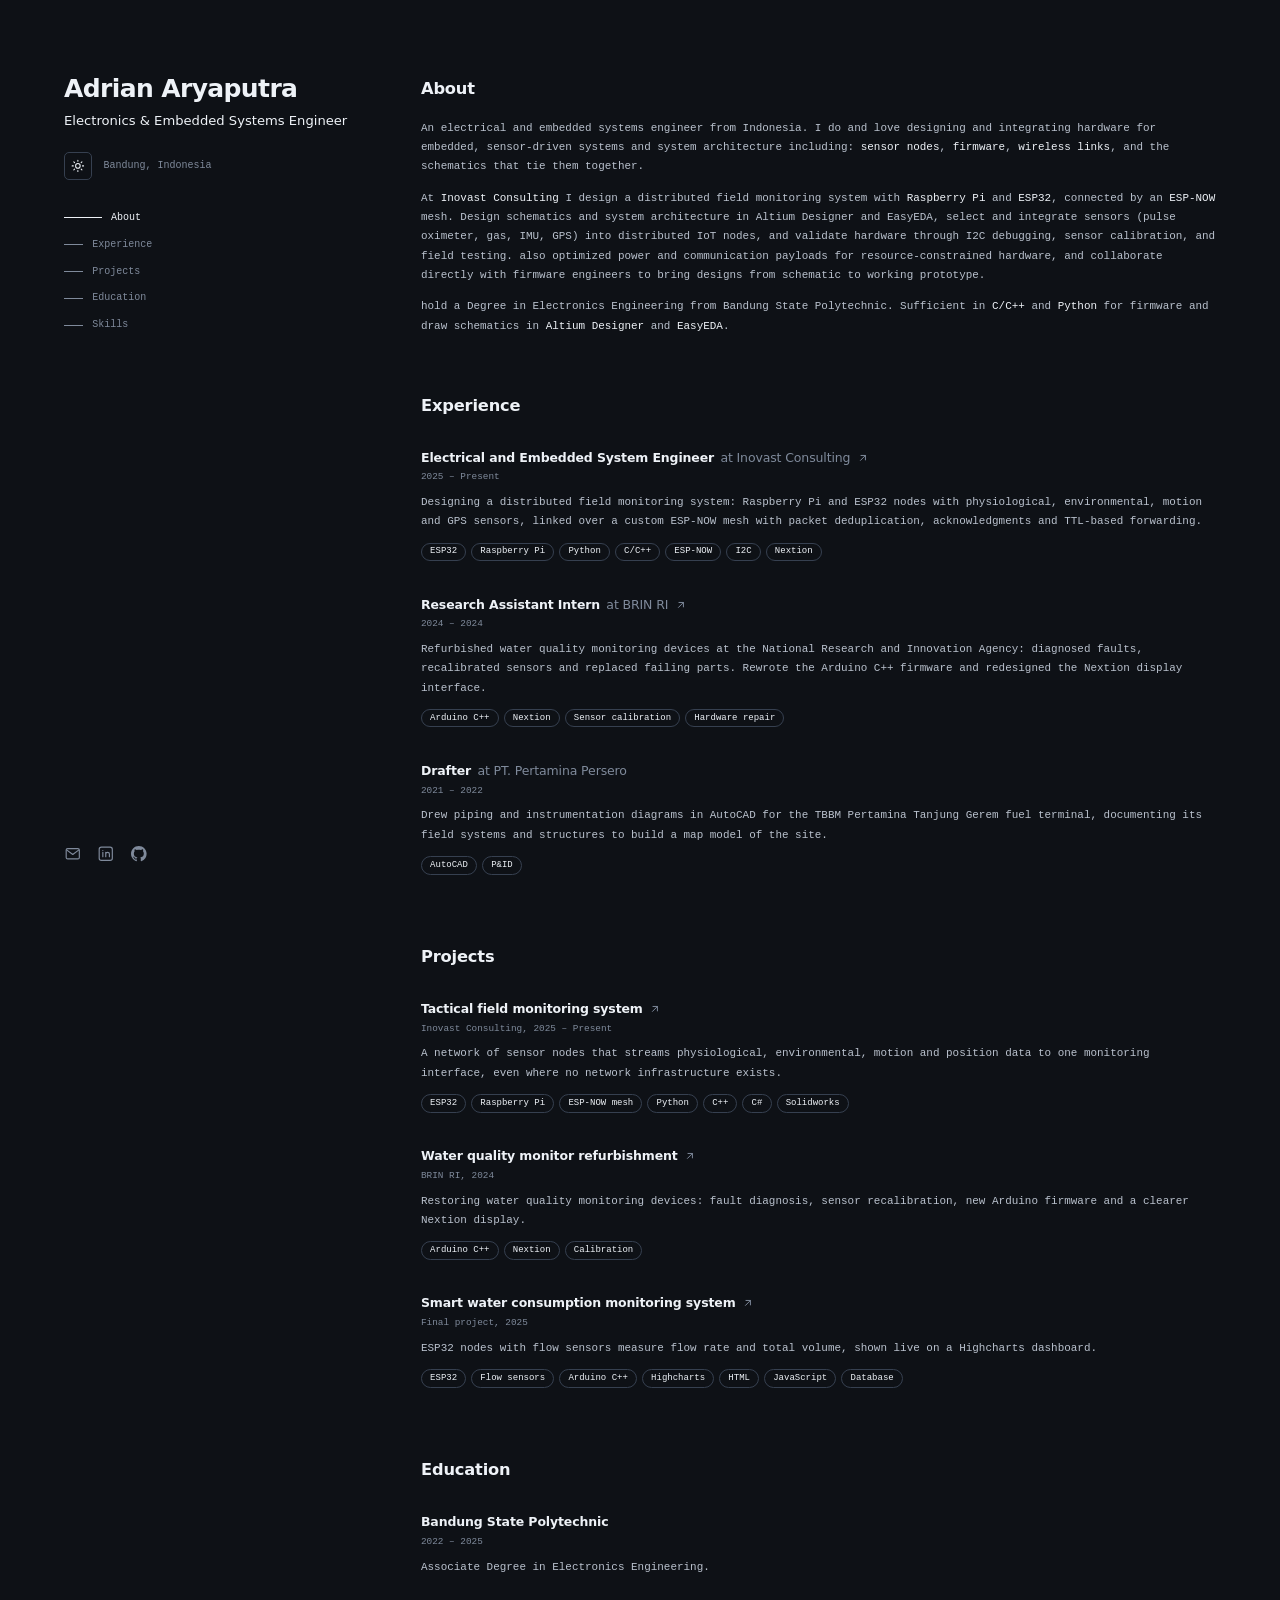
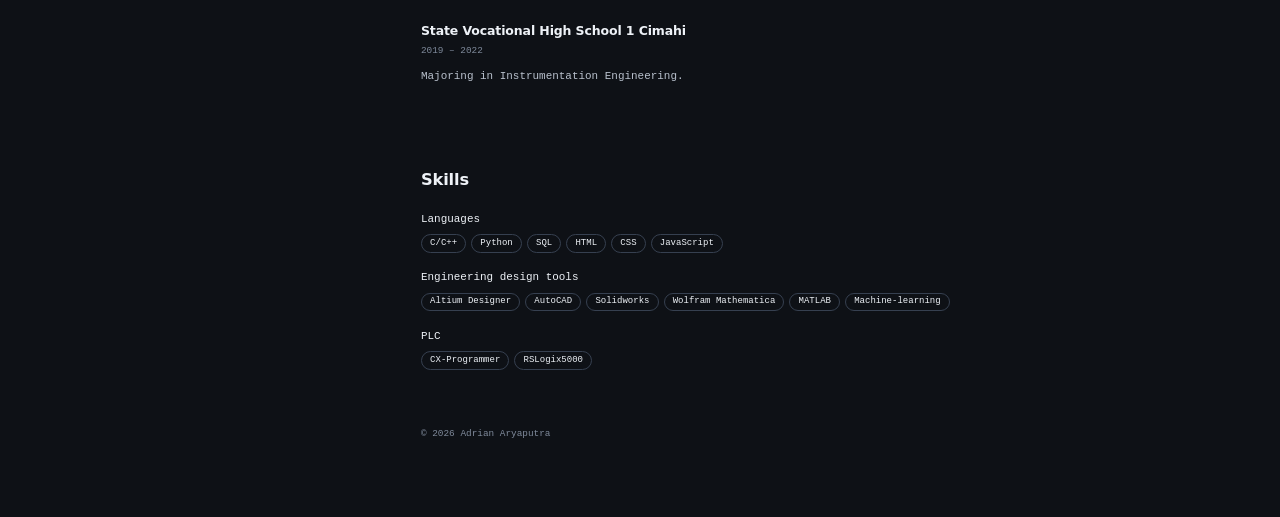
<file: index.html>
<!doctype html>
<html lang="en" data-theme="dark">
<head>
  <meta charset="utf-8">
  <meta name="viewport" content="width=device-width, initial-scale=1">
  <title>Adrian Aryaputra | Electronics &amp; Embedded Systems Engineer</title>
  <meta name="description" content="Portfolio of Adrian Aryaputra, an electrical and embedded systems engineer in Bandung, Indonesia. Firmware, sensor nodes, wireless mesh networking and monitoring systems.">
  <link rel="canonical" href="https://adrianaryp.site/">

  <meta property="og:type" content="website">
  <meta property="og:url" content="https://adrianaryp.site/">
  <meta property="og:title" content="Adrian Aryaputra | Electronics &amp; Embedded Systems Engineer">
  <meta property="og:description" content="Firmware, sensors and wireless links for field-deployed devices.">
  <!-- Optional: add a preview image (1200x630) and uncomment
  <meta property="og:image" content="https://adrianaryp.site/assets/images/og.jpg"> -->

  <link rel="icon" href="data:,">
  <script>
    (function () {
      var t = "dark";
      try { t = localStorage.getItem("theme") || "dark"; } catch (e) {}
      document.documentElement.setAttribute("data-theme", t);
    })();
  </script>

  <link rel="preconnect" href="https://fonts.googleapis.com">
  <link rel="preconnect" href="https://fonts.gstatic.com" crossorigin>
  <link href="https://fonts.googleapis.com/css2?family=Inter:ital,opsz,wght@0,14..32,100..900;1,14..32,100..900&display=swap" rel="stylesheet">
  <link rel="stylesheet" href="assets/style.css">
</head>
<body>
  <a class="skip" href="#main">Skip to content</a>

  <div class="shell">
    <!-- ============ Sidebar ============ -->
    <aside class="side">
      <div>
        <h1>Adrian Aryaputra</h1>
        <p class="role">Electronics &amp; Embedded Systems Engineer</p>

        <div class="tools">
          <button class="icon-btn" type="button" data-theme-toggle aria-label="Switch to light theme">
            <svg class="i-sun" viewBox="0 0 24 24" fill="none" stroke="currentColor" stroke-width="1.8" stroke-linecap="round" stroke-linejoin="round" aria-hidden="true"><circle cx="12" cy="12" r="4"/><path d="M12 2v2M12 20v2M4.9 4.9l1.4 1.4M17.7 17.7l1.4 1.4M2 12h2M20 12h2M4.9 19.1l1.4-1.4M17.7 6.3l1.4-1.4"/></svg>
            <svg class="i-moon" viewBox="0 0 24 24" fill="none" stroke="currentColor" stroke-width="1.8" stroke-linecap="round" stroke-linejoin="round" aria-hidden="true"><path d="M21 12.8A9 9 0 1 1 11.2 3a7 7 0 0 0 9.8 9.8z"/></svg>
          </button>
          <span>Bandung, Indonesia</span>
        </div>

        <nav class="nav" aria-label="Sections">
          <ul>
            <li><a href="#about">About</a></li>
            <li><a href="#experience">Experience</a></li>
            <li><a href="#projects">Projects</a></li>
            <li><a href="#education">Education</a></li>
            <li><a href="#skills">Skills</a></li>
          </ul>
        </nav>
      </div>

      <ul class="social" aria-label="Contact links">
        <li>
          <a href="mailto:12adrianaryaputra@gmail.com" aria-label="Email">
            <svg viewBox="0 0 24 24" fill="none" stroke="currentColor" stroke-width="1.6" stroke-linecap="round" stroke-linejoin="round" aria-hidden="true"><rect x="3" y="5" width="18" height="14" rx="2"/><path d="m4 7 8 6 8-6"/></svg>
          </a>
        </li>
        <li>
          <!-- TODO: replace with your LinkedIn URL -->
          <a href="https://www.linkedin.com/in/adrianaryp/" aria-label="LinkedIn" target="_blank" rel="noopener noreferrer">
            <svg viewBox="0 0 24 24" fill="none" stroke="currentColor" stroke-width="1.6" stroke-linecap="round" stroke-linejoin="round" aria-hidden="true"><rect x="3" y="3" width="18" height="18" rx="3"/><path d="M8 10v6M8 7.5v.01M12 16v-6M12 12.5c0-1.5 1-2.5 2.5-2.5S17 11 17 12.5V16"/></svg>
          </a>
        </li>
        <li>
          <!-- TODO: replace with your GitHub URL -->
          <a href="https://github.com/your-username" aria-label="GitHub" target="_blank" rel="noopener noreferrer">
            <svg viewBox="0 0 16 16" fill="currentColor" aria-hidden="true"><path d="M8 0C3.58 0 0 3.58 0 8c0 3.54 2.29 6.53 5.47 7.59.4.07.55-.17.55-.38 0-.19-.01-.82-.01-1.49-2.01.37-2.53-.49-2.69-.94-.09-.23-.48-.94-.82-1.13-.28-.15-.68-.52-.01-.53.63-.01 1.08.58 1.23.82.72 1.21 1.87.87 2.33.66.07-.52.28-.87.51-1.07-1.78-.2-3.64-.89-3.64-3.95 0-.87.31-1.59.82-2.15-.08-.2-.36-1.02.08-2.12 0 0 .67-.21 2.2.82.64-.18 1.32-.27 2-.27.68 0 1.36.09 2 .27 1.53-1.04 2.2-.82 2.2-.82.44 1.1.16 1.92.08 2.12.51.56.82 1.27.82 2.15 0 3.07-1.87 3.75-3.65 3.95.29.25.54.73.54 1.48 0 1.07-.01 1.93-.01 2.2 0 .21.15.46.55.38A8.013 8.013 0 0016 8c0-4.42-3.58-8-8-8z"/></svg>
          </a>
        </li>
      </ul>
    </aside>

    <!-- ============ Content ============ -->
    <main id="main" class="main">

      <section id="about" class="section" aria-labelledby="h-about">
        <h2 id="h-about">About</h2>
        <p>
          An electrical and embedded systems engineer from Indonesia. I do and love designing and integrating hardware for embedded, 
          sensor-driven systems and system architecture including: <strong>sensor nodes</strong>,
          <strong>firmware</strong>, <strong>wireless links</strong>, and the schematics that tie them together.
        </p>
        <p>
          At <strong>Inovast Consulting</strong> I design a distributed field monitoring system with
          <strong>Raspberry Pi</strong> and <strong>ESP32</strong>, connected by an <strong>ESP-NOW</strong> mesh.
          Design schematics and system architecture in Altium Designer and EasyEDA, select and integrate sensors (pulse oximeter, gas, IMU, GPS) 
          into distributed IoT nodes, and validate hardware through I2C debugging, sensor calibration, and field testing. also optimized
          power and communication payloads for resource-constrained hardware, and collaborate directly with firmware engineers to bring designs 
          from schematic to working prototype.
        </p>
        <p>
          hold a Degree in Electronics Engineering from Bandung State Polytechnic. Sufficient in
          <strong>C/C++</strong> and <strong>Python</strong> for firmware and draw schematics in
          <strong>Altium Designer</strong> and <strong>EasyEDA</strong>.
        </p>
        <!-- Optional: add a short personal paragraph here (interests, what you're learning, etc.) -->
      </section>

      <section id="experience" class="section" aria-labelledby="h-experience">
        <h2 id="h-experience">Experience</h2>

        <a class="entry" href="projects/tactical-field-monitoring.html">
          <h3>
            Electrical and Embedded System Engineer
            <span class="at">at Inovast Consulting</span>
            <svg class="go" viewBox="0 0 24 24" fill="none" stroke="currentColor" stroke-width="2" stroke-linecap="round" stroke-linejoin="round" aria-hidden="true"><path d="M7 17 17 7M8 7h9v9"/></svg>
          </h3>
          <span class="when">2025 – Present</span>
          <p>Designing a distributed field monitoring system: Raspberry Pi and ESP32 nodes with physiological, environmental, motion and GPS sensors, linked over a custom ESP-NOW mesh with packet deduplication, acknowledgments and TTL-based forwarding.</p>
          <ul class="tags">
            <li>ESP32</li><li>Raspberry Pi</li><li>Python</li><li>C/C++</li><li>ESP-NOW</li><li>I2C</li><li>Nextion</li>
          </ul>
        </a>

        <a class="entry" href="projects/water-quality-monitor-refurbishment.html">
          <h3>
            Research Assistant Intern
            <span class="at">at BRIN RI</span>
            <svg class="go" viewBox="0 0 24 24" fill="none" stroke="currentColor" stroke-width="2" stroke-linecap="round" stroke-linejoin="round" aria-hidden="true"><path d="M7 17 17 7M8 7h9v9"/></svg>
          </h3>
          <span class="when">2024 – 2024</span>
          <p>Refurbished water quality monitoring devices at the National Research and Innovation Agency: diagnosed faults, recalibrated sensors and replaced failing parts. Rewrote the Arduino C++ firmware and redesigned the Nextion display interface.</p>
          <ul class="tags">
            <li>Arduino C++</li><li>Nextion</li><li>Sensor calibration</li><li>Hardware repair</li>
          </ul>
        </a>

        <article class="entry">
          <h3>
            Drafter
            <span class="at">at PT. Pertamina Persero</span>
          </h3>
          <span class="when">2021 – 2022</span>
          <p>Drew piping and instrumentation diagrams in AutoCAD for the TBBM Pertamina Tanjung Gerem fuel terminal, documenting its field systems and structures to build a map model of the site.</p>
          <ul class="tags">
            <li>AutoCAD</li><li>P&amp;ID</li>
          </ul>
        </article>
      </section>

      <section id="projects" class="section" aria-labelledby="h-projects">
        <h2 id="h-projects">Projects</h2>

        <a class="entry project" href="projects/tactical-field-monitoring.html">
          <div>
            <h3>
              Tactical field monitoring system
              <svg class="go" viewBox="0 0 24 24" fill="none" stroke="currentColor" stroke-width="2" stroke-linecap="round" stroke-linejoin="round" aria-hidden="true"><path d="M7 17 17 7M8 7h9v9"/></svg>
            </h3>
            <span class="when">Inovast Consulting, 2025 – Present</span>
            <p>A network of sensor nodes that streams physiological, environmental, motion and position data to one monitoring interface, even where no network infrastructure exists.</p>
            <ul class="tags"><li>ESP32</li><li>Raspberry Pi</li><li>ESP-NOW mesh</li><li>Python</li><li>C++</li><li>C#</li><li>Solidworks</li></ul>
          </div>
        </a>

        <a class="entry project" href="projects/water-quality-monitor-refurbishment.html">
          <div>
            <h3>
              Water quality monitor refurbishment
              <svg class="go" viewBox="0 0 24 24" fill="none" stroke="currentColor" stroke-width="2" stroke-linecap="round" stroke-linejoin="round" aria-hidden="true"><path d="M7 17 17 7M8 7h9v9"/></svg>
            </h3>
            <span class="when">BRIN RI, 2024</span>
            <p>Restoring water quality monitoring devices: fault diagnosis, sensor recalibration, new Arduino firmware and a clearer Nextion display.</p>
            <ul class="tags"><li>Arduino C++</li><li>Nextion</li><li>Calibration</li></ul>
          </div>
        </a>

        <a class="entry project" href="projects/smart-water-monitoring.html">
          <div>
            <h3>
              Smart water consumption monitoring system
              <svg class="go" viewBox="0 0 24 24" fill="none" stroke="currentColor" stroke-width="2" stroke-linecap="round" stroke-linejoin="round" aria-hidden="true"><path d="M7 17 17 7M8 7h9v9"/></svg>
            </h3>
            <span class="when">Final project, 2025</span>
            <p>ESP32 nodes with flow sensors measure flow rate and total volume, shown live on a Highcharts dashboard.</p>
            <ul class="tags"><li>ESP32</li><li>Flow sensors</li><li>Arduino C++</li><li>Highcharts</li><li>HTML</li><li>JavaScript</li><li>Database</li></ul>
          </div>
        </a>
      </section>

      <section id="education" class="section" aria-labelledby="h-education">
        <h2 id="h-education">Education</h2>

        <article class="entry">
          <h3>Bandung State Polytechnic</h3>
          <span class="when">2022 – 2025</span>
          <p>Associate Degree in Electronics Engineering.</p>
        </article>

        <article class="entry">
          <h3>State Vocational High School 1 Cimahi</h3>
          <span class="when">2019 – 2022</span>
          <p>Majoring in Instrumentation Engineering.</p>
        </article>
      </section>

      <section id="skills" class="section" aria-labelledby="h-skills">
        <h2 id="h-skills">Skills</h2>
        <dl class="skills">
          <div>
            <dt>Languages</dt>
            <dd><ul class="tags"><li>C/C++</li><li>Python</li><li>SQL</li><li>HTML</li><li>CSS</li><li>JavaScript</li></ul></dd>
          </div>
          <div>
            <dt>Engineering design tools</dt>
            <dd><ul class="tags"><li>Altium Designer</li><li>AutoCAD</li><li>Solidworks</li><li>Wolfram Mathematica</li><li>MATLAB</li><li>Machine-learning</li></ul></dd>
          </div>
          <div>
            <dt>PLC</dt>
            <dd><ul class="tags"><li>CX-Programmer</li><li>RSLogix5000</li></ul></dd>
          </div>
        </dl>
      </section>

      <p class="foot">&copy; <span data-year>2026</span> Adrian Aryaputra</p>
    </main>
  </div>

  <script src="assets/main.js"></script>
</body>
</html>
</file>
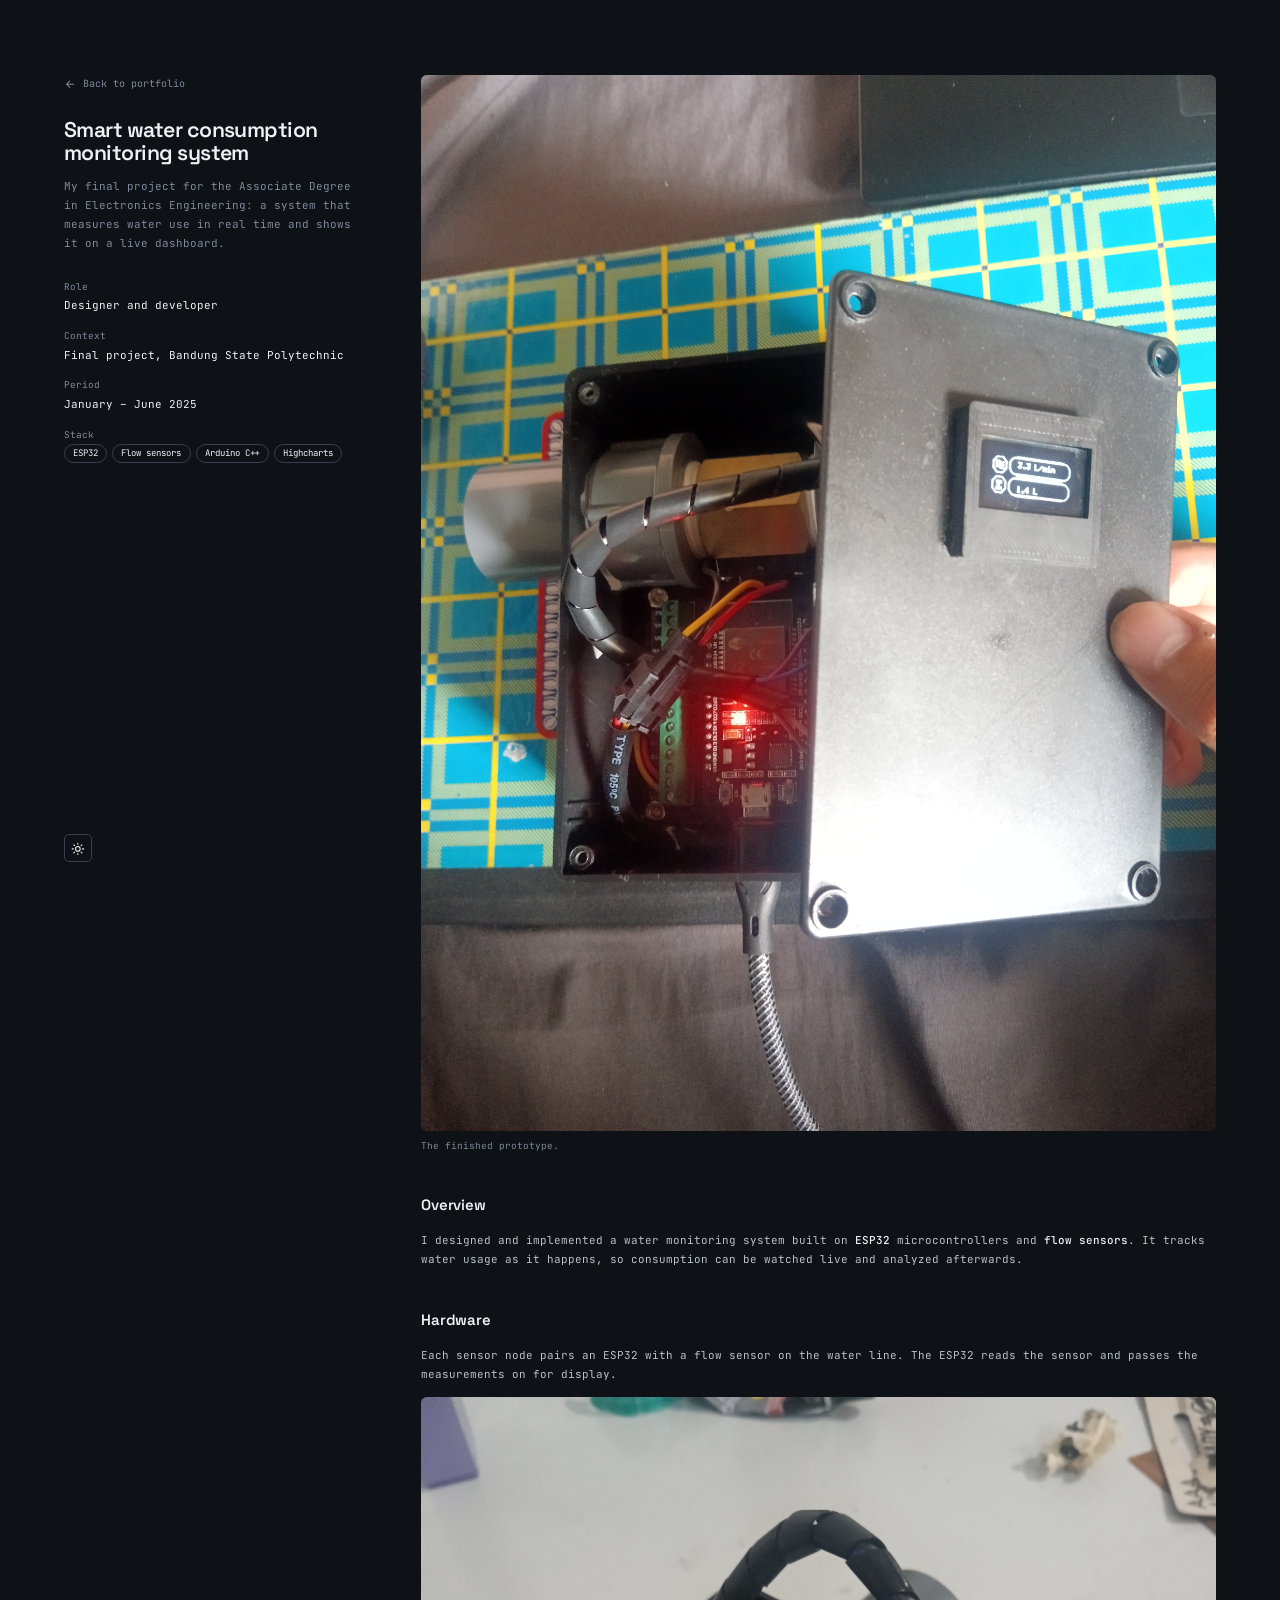
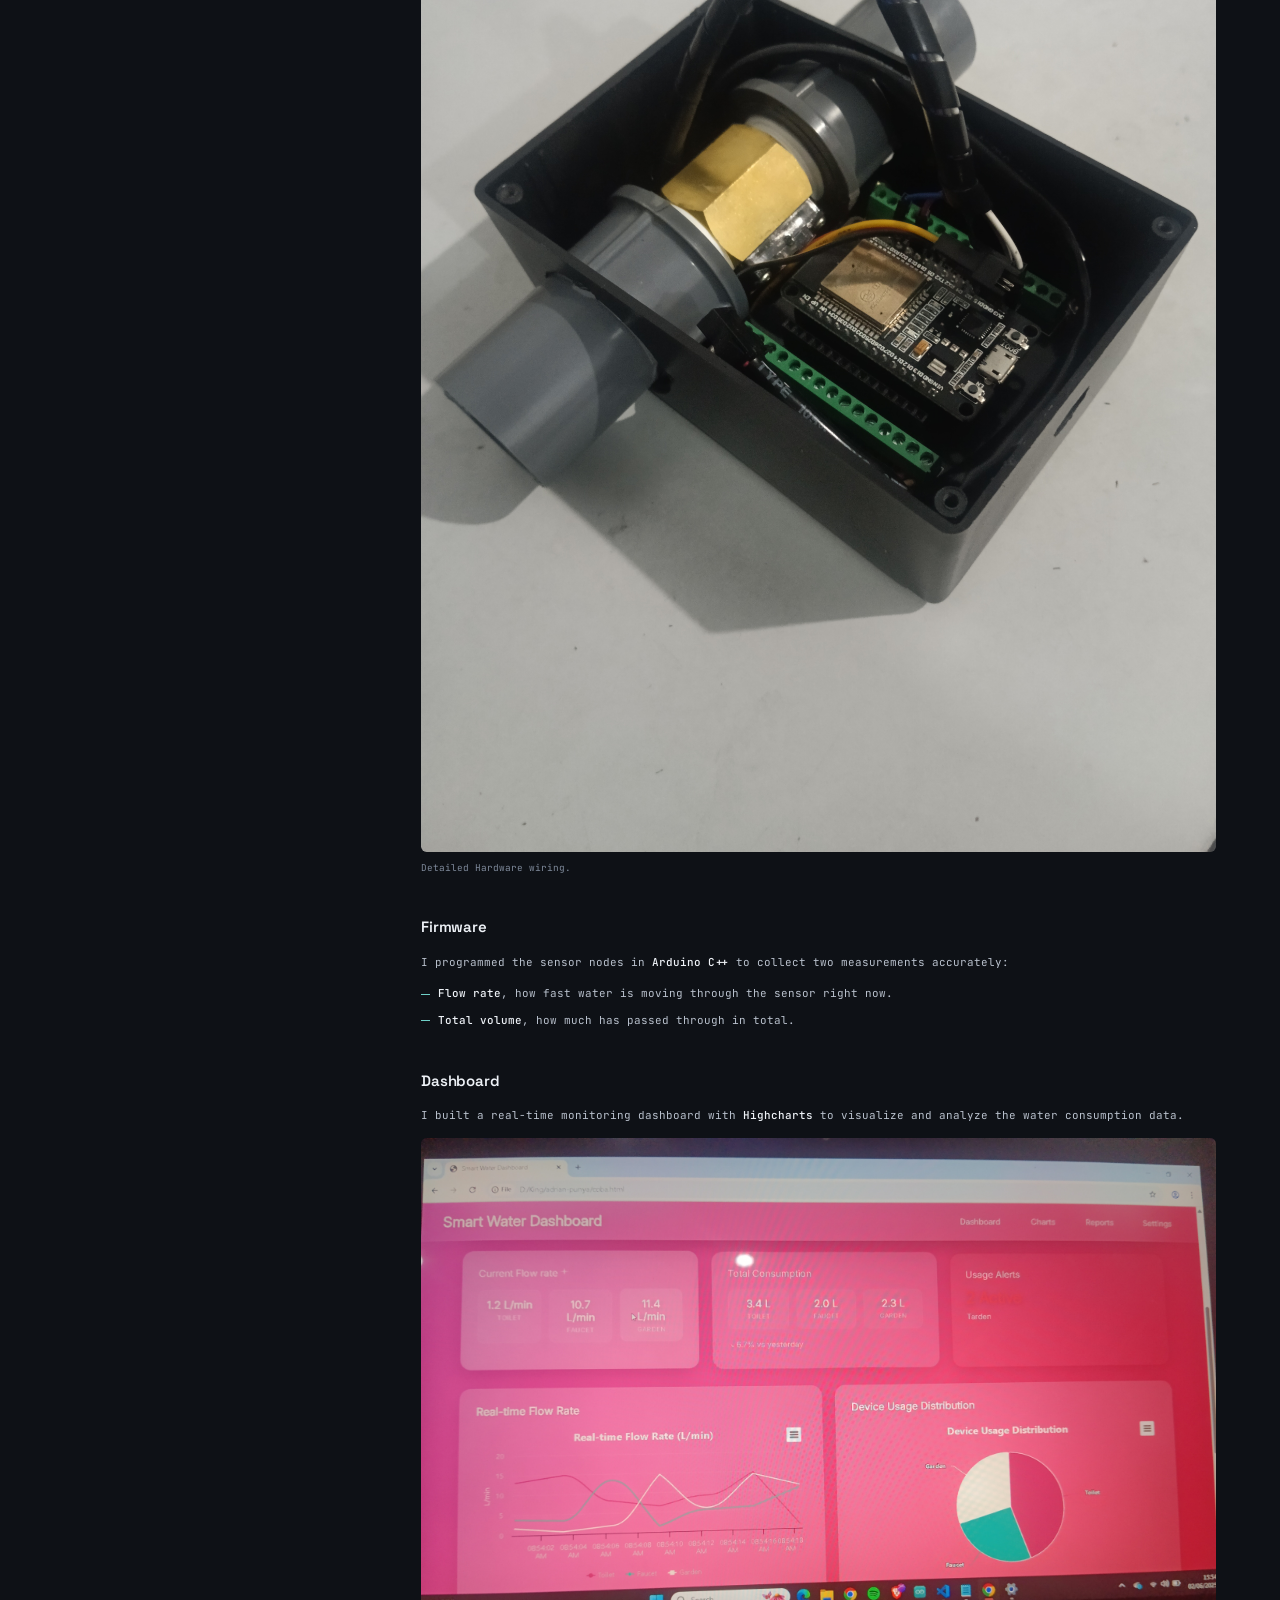
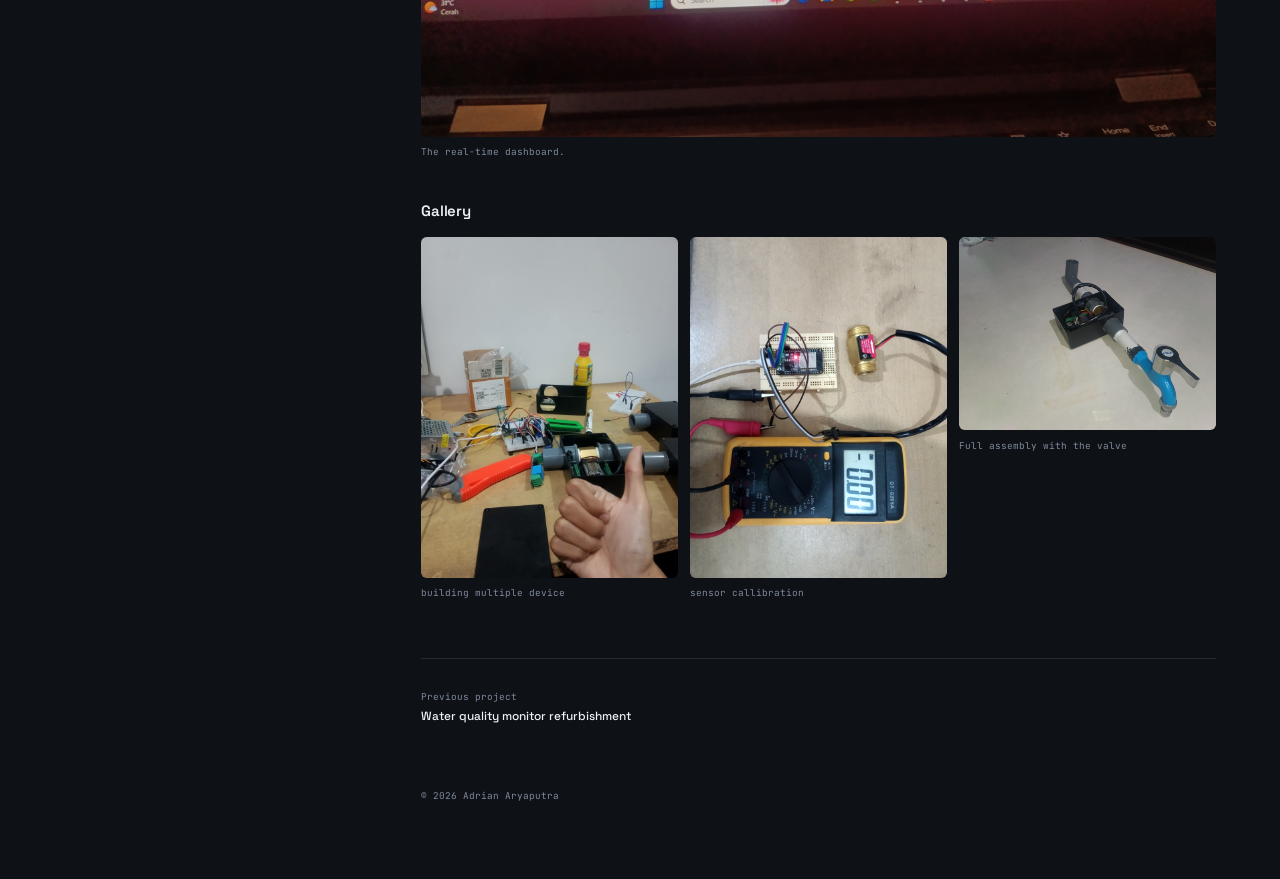
<file: projects/smart-water-monitoring.html>
<!doctype html>
<html lang="en" data-theme="dark">
<head>
  <meta charset="utf-8">
  <meta name="viewport" content="width=device-width, initial-scale=1">
  <title>Smart Water Consumption Monitoring System | Adrian Aryaputra</title>
  <meta name="description" content="Final project: ESP32 nodes with flow sensors measure water flow rate and total volume, displayed on a real-time Highcharts dashboard.">
  <link rel="canonical" href="https://adrianaryp.site/projects/smart-water-monitoring.html">
  <meta property="og:type" content="article">
  <meta property="og:title" content="Smart Water Consumption Monitoring System | Adrian Aryaputra">
  <link rel="icon" href="data:,">  <script>
    (function () {
      var t = "dark";
      try { t = localStorage.getItem("theme") || "dark"; } catch (e) {}
      document.documentElement.setAttribute("data-theme", t);
    })();
  </script>
  <link rel="preconnect" href="https://fonts.googleapis.com">
  <link rel="preconnect" href="https://fonts.gstatic.com" crossorigin>
  <link href="https://fonts.googleapis.com/css2?family=JetBrains+Mono:wght@400;500&family=Space+Grotesk:wght@500;600&display=swap" rel="stylesheet">
  <link rel="stylesheet" href="../assets/style.css">
</head>
<body>
  <a class="skip" href="#main">Skip to content</a>

  <div class="shell">
    <aside class="side side--project">
      <div>
        <a class="back" href="/">
          <svg viewBox="0 0 24 24" fill="none" stroke="currentColor" stroke-width="2" stroke-linecap="round" stroke-linejoin="round" aria-hidden="true"><path d="M19 12H5M11 6l-6 6 6 6"/></svg>
          Back to portfolio
        </a>
        <h1>Smart water consumption monitoring system</h1>
        <p class="lede">My final project for the Associate Degree in Electronics Engineering: a system that measures water use in real time and shows it on a live dashboard.</p>

        <dl class="meta">
          <div><dt>Role</dt><dd>Designer and developer</dd></div>
          <div><dt>Context</dt><dd>Final project, Bandung State Polytechnic</dd></div>
          <div><dt>Period</dt><dd>January – June 2025</dd></div>
          <div>
            <dt>Stack</dt>
            <dd>
              <ul class="tags">
                <li>ESP32</li><li>Flow sensors</li><li>Arduino C++</li><li>Highcharts</li>
              </ul>
            </dd>
          </div>
        </dl>
      </div>

      <div class="tools">
        <button class="icon-btn" type="button" data-theme-toggle aria-label="Switch to light theme">
          <svg class="i-sun" viewBox="0 0 24 24" fill="none" stroke="currentColor" stroke-width="1.8" stroke-linecap="round" stroke-linejoin="round" aria-hidden="true"><circle cx="12" cy="12" r="4"/><path d="M12 2v2M12 20v2M4.9 4.9l1.4 1.4M17.7 17.7l1.4 1.4M2 12h2M20 12h2M4.9 19.1l1.4-1.4M17.7 6.3l1.4-1.4"/></svg>
          <svg class="i-moon" viewBox="0 0 24 24" fill="none" stroke="currentColor" stroke-width="1.8" stroke-linecap="round" stroke-linejoin="round" aria-hidden="true"><path d="M21 12.8A9 9 0 1 1 11.2 3a7 7 0 0 0 9.8 9.8z"/></svg>
        </button>
      </div>
    </aside>

    <main id="main" class="main prose">

      <figure class="pic pic--hero">
        <!-- Replace the placeholder with: <img src="../assets/images/water-prototype.jpg" alt="Smart water monitoring prototype"> -->
        <div role="img" aria-label="Picture placeholder"><span><img src="../assets/images/finalta4.jpeg" alt="Nexus Node Final Protoype"></span></div>
        <figcaption>The finished prototype.</figcaption>
      </figure>

      <h2>Overview</h2>
      <p>
        I designed and implemented a water monitoring system built on <strong>ESP32</strong> microcontrollers and
        <strong>flow sensors</strong>. It tracks water usage as it happens, so consumption can be watched live and
        analyzed afterwards.
      </p>

      <h2>Hardware</h2>
      <p>
        Each sensor node pairs an ESP32 with a flow sensor on the water line. The ESP32 reads the sensor and
        passes the measurements on for display.
      </p>

      <figure class="pic">
        <!-- Replace with: <img src="../assets/images/water-wiring.png" alt="Wiring diagram of the sensor node"> -->
        <div role="img" aria-label="Picture placeholder"><span><img src="../assets/images/finalta1.jpeg" alt="Nexus Node Final Protoype"></span></div>
        <figcaption>Detailed Hardware wiring.</figcaption>
      </figure>

      <h2>Firmware</h2>
      <p>
        I programmed the sensor nodes in <strong>Arduino C++</strong> to collect two measurements accurately:
      </p>
      <ul class="points">
        <li><strong>Flow rate</strong>, how fast water is moving through the sensor right now.</li>
        <li><strong>Total volume</strong>, how much has passed through in total.</li>
      </ul>

      <h2>Dashboard</h2>
      <p>
        I built a real-time monitoring dashboard with <strong>Highcharts</strong> to visualize and analyze the
        water consumption data.
      </p>

      <figure class="pic">
        <!-- Replace with: <img src="../assets/images/water-dashboard.png" alt="Highcharts dashboard showing live water usage"> -->
        <div class="pic-ph" role="img" aria-label="Picture placeholder"><img src="../assets/images/finalta2.jpeg" alt="Nexus Node Final Protoype"></div>
        <figcaption>The real-time dashboard.</figcaption>
      </figure>

      <h2>Gallery</h2>
      <div class="gallery">
        <figure class="pic">
          <div role="img" aria-label="Picture placeholder"><span><img src="../assets/images/finalta3.jpeg" alt="Nexus Node Final Protoype"></span></div>
          <figcaption>building multiple device</figcaption>
        </figure>
        <figure class="pic">
          <div role="img" aria-label="Picture placeholder"><span><img src="../assets/images/finalta6.jpeg" alt="Nexus Node Final Protoype"></span></div>
          <figcaption>sensor callibration</figcaption>
        </figure>
        <figure class="pic">
          <div role="img" aria-label="Picture placeholder"><span><img src="../assets/images/finalta5.jpeg" alt="Nexus Node Final Protoype"></span></div>
          <figcaption>Full assembly with the valve</figcaption>
        </figure>
      </div>

      <nav class="pager" aria-label="More projects">
        <a class="prev" href="water-quality-monitor-refurbishment.html">
          <small>Previous project</small>
          <strong>Water quality monitor refurbishment</strong>
        </a>
      </nav>

      <p class="foot">&copy; <span data-year>2026</span> Adrian Aryaputra</p>
    </main>
  </div>

  <script src="../assets/main.js"></script>
</body>
</html>
</file>
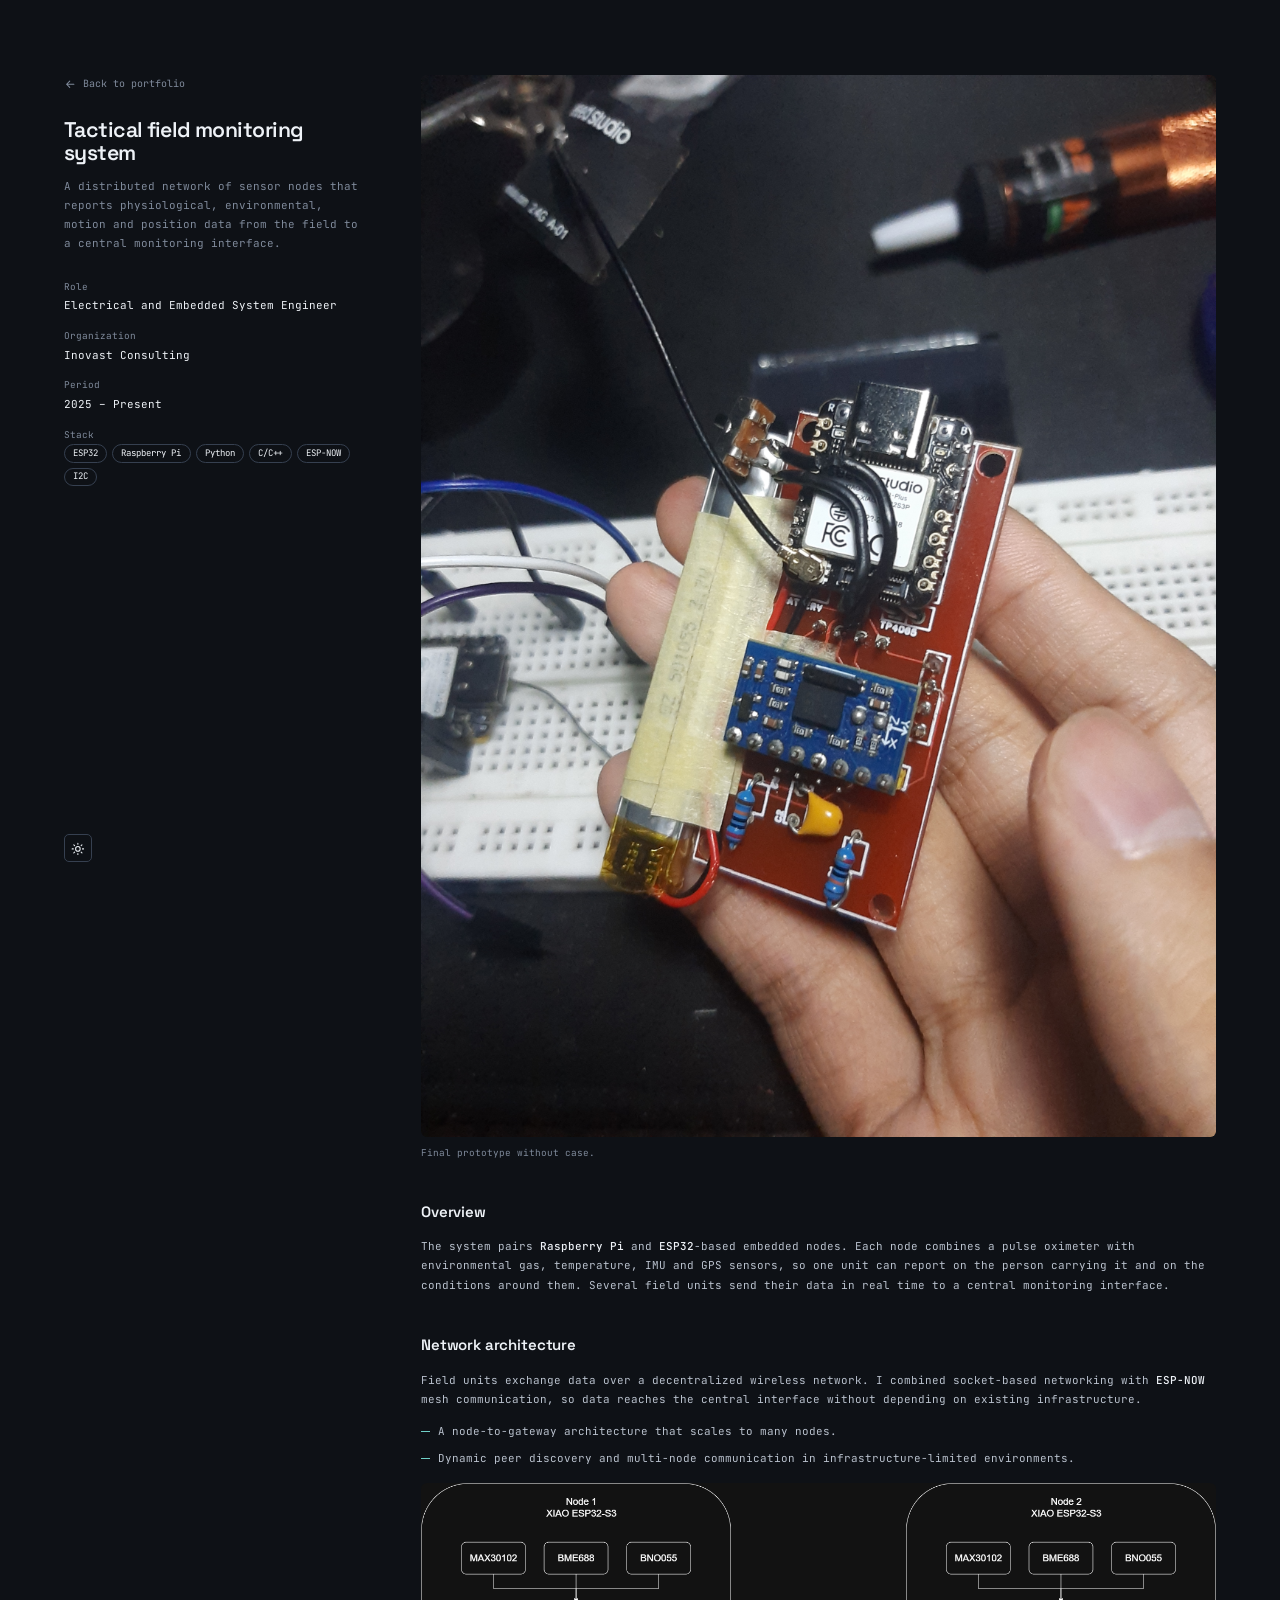
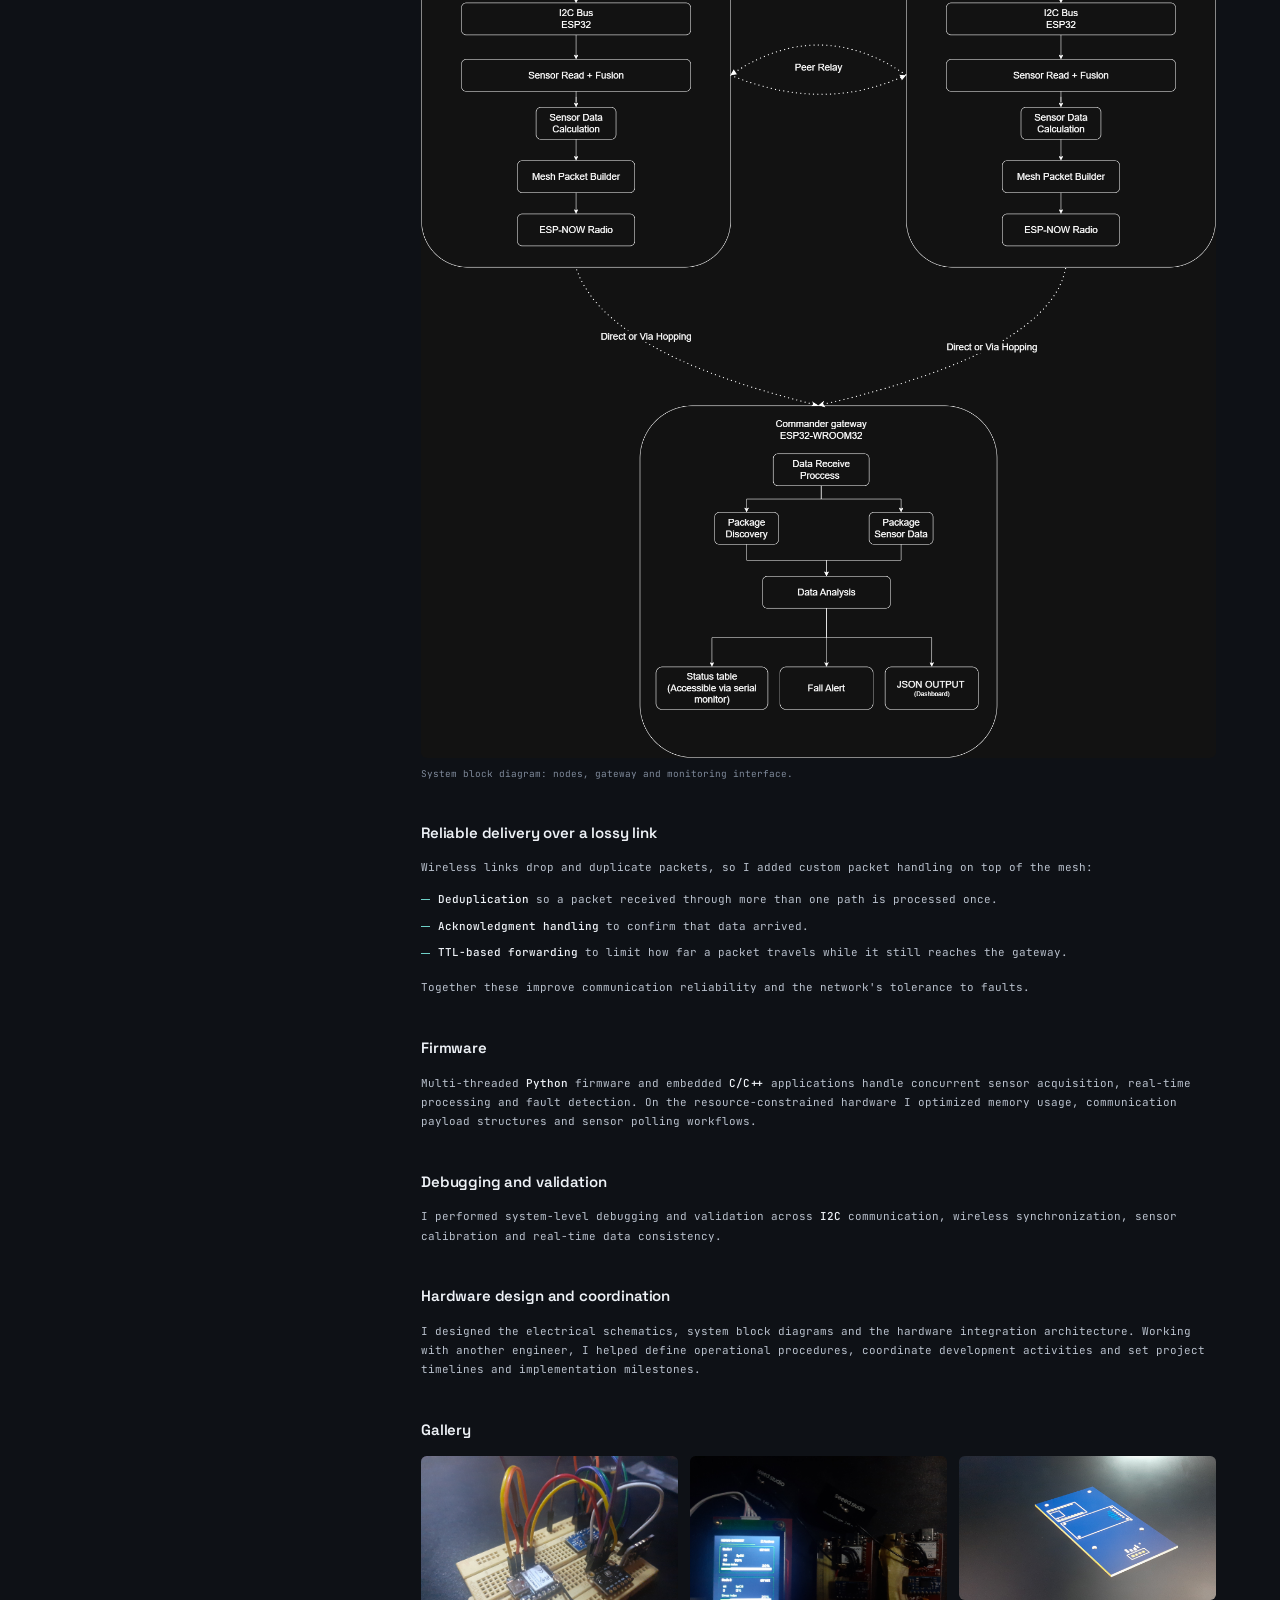
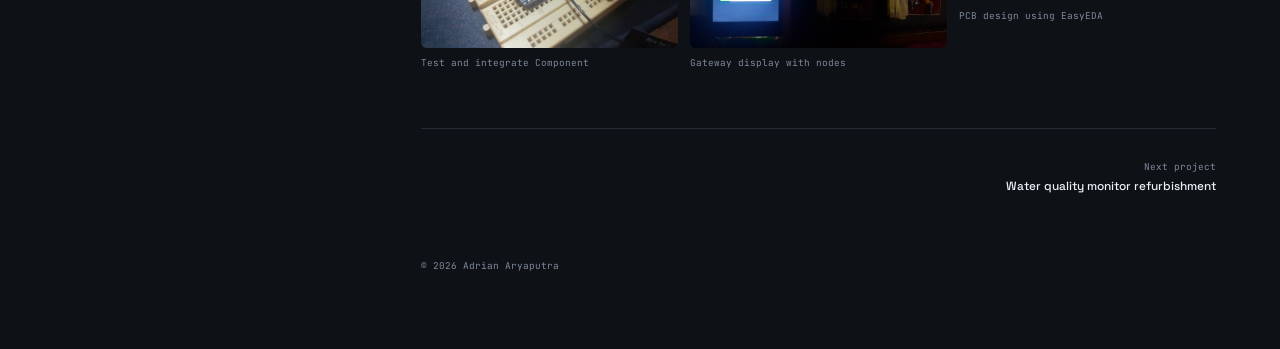
<file: projects/tactical-field-monitoring.html>
<!doctype html>
<html lang="en" data-theme="dark">
<head>
  <meta charset="utf-8">
  <meta name="viewport" content="width=device-width, initial-scale=1">
  <title>Nexus - Tactical Field Monitoring System | Adrian Aryaputra</title>
  <meta name="description" content="A distributed field monitoring system built on Raspberry Pi and ESP32 nodes with an ESP-NOW mesh, designed at Inovast Consulting.">
  <link rel="canonical" href="https://adrianaryp.site/projects/tactical-field-monitoring.html">
  <meta property="og:type" content="article">
  <meta property="og:title" content="NEXUS: Tactical Field Monitoring System | Adrian Aryaputra">
  <link rel="icon" href="data:,">  <script>
    (function () {
      var t = "dark";
      try { t = localStorage.getItem("theme") || "dark"; } catch (e) {}
      document.documentElement.setAttribute("data-theme", t);
    })();
  </script>
  <link rel="preconnect" href="https://fonts.googleapis.com">
  <link rel="preconnect" href="https://fonts.gstatic.com" crossorigin>
  <link href="https://fonts.googleapis.com/css2?family=JetBrains+Mono:wght@400;500&family=Space+Grotesk:wght@500;600&display=swap" rel="stylesheet">
  <link rel="stylesheet" href="../assets/style.css">
</head>
<body>
  <a class="skip" href="#main">Skip to content</a>

  <div class="shell">
    <aside class="side side--project">
      <div>
        <a class="back" href="/">
          <svg viewBox="0 0 24 24" fill="none" stroke="currentColor" stroke-width="2" stroke-linecap="round" stroke-linejoin="round" aria-hidden="true"><path d="M19 12H5M11 6l-6 6 6 6"/></svg>
          Back to portfolio
        </a>
        <h1>Tactical field monitoring system</h1>
        <p class="lede">A distributed network of sensor nodes that reports physiological, environmental, motion and position data from the field to a central monitoring interface.</p>

        <dl class="meta">
          <div><dt>Role</dt><dd>Electrical and Embedded System Engineer</dd></div>
          <div><dt>Organization</dt><dd>Inovast Consulting</dd></div>
          <div><dt>Period</dt><dd>2025 – Present</dd></div>
          <div>
            <dt>Stack</dt>
            <dd>
              <ul class="tags">
                <li>ESP32</li><li>Raspberry Pi</li><li>Python</li><li>C/C++</li><li>ESP-NOW</li><li>I2C</li>
              </ul>
            </dd>
          </div>
        </dl>
      </div>

      <div class="tools">
        <button class="icon-btn" type="button" data-theme-toggle aria-label="Switch to light theme">
          <svg class="i-sun" viewBox="0 0 24 24" fill="none" stroke="currentColor" stroke-width="1.8" stroke-linecap="round" stroke-linejoin="round" aria-hidden="true"><circle cx="12" cy="12" r="4"/><path d="M12 2v2M12 20v2M4.9 4.9l1.4 1.4M17.7 17.7l1.4 1.4M2 12h2M20 12h2M4.9 19.1l1.4-1.4M17.7 6.3l1.4-1.4"/></svg>
          <svg class="i-moon" viewBox="0 0 24 24" fill="none" stroke="currentColor" stroke-width="1.8" stroke-linecap="round" stroke-linejoin="round" aria-hidden="true"><path d="M21 12.8A9 9 0 1 1 11.2 3a7 7 0 0 0 9.8 9.8z"/></svg>
        </button>
      </div>
    </aside>

    <main id="main" class="main prose">

      <figure class="pic pic--hero">
        <!-- Replace the placeholder with: <img src="../assets/images/inovast-node.jpg" alt="Assembled field node"> -->
        <div role="img" aria-label="Picture placeholder"><span><img src="../assets/images/work4.jpeg" alt="Nexus Node Final Protoype"></span></div>
        <figcaption>Final prototype without case.</figcaption>
      </figure>

      <h2>Overview</h2>
      <p>
        The system pairs <strong>Raspberry Pi</strong> and <strong>ESP32</strong>-based embedded nodes. Each node
        combines a pulse oximeter with environmental gas, temperature, IMU and GPS sensors, so one unit can report
        on the person carrying it and on the conditions around them. Several field units send their data in real
        time to a central monitoring interface.
      </p>

      <h2>Network architecture</h2>
      <p>
        Field units exchange data over a decentralized wireless network. I combined socket-based networking with
        <strong>ESP-NOW</strong> mesh communication, so data reaches the central interface without depending on
        existing infrastructure.
      </p>
      <ul class="points">
        <li>A node-to-gateway architecture that scales to many nodes.</li>
        <li>Dynamic peer discovery and multi-node communication in infrastructure-limited environments.</li>
      </ul>

      <figure class="pic">
        <!-- Replace with: <img src="../assets/images/inovast-block-diagram.png" alt="System block diagram"> -->
        <div role="img" aria-label="Picture placeholder"><span><img src="../assets/images/work9.png" alt="Nexus Node Final Protoype"></span></div>
        <figcaption>System block diagram: nodes, gateway and monitoring interface.</figcaption>
      </figure>

      <h2>Reliable delivery over a lossy link</h2>
      <p>Wireless links drop and duplicate packets, so I added custom packet handling on top of the mesh:</p>
      <ul class="points">
        <li><strong>Deduplication</strong> so a packet received through more than one path is processed once.</li>
        <li><strong>Acknowledgment handling</strong> to confirm that data arrived.</li>
        <li><strong>TTL-based forwarding</strong> to limit how far a packet travels while it still reaches the gateway.</li>
      </ul>
      <p>Together these improve communication reliability and the network's tolerance to faults.</p>

      <h2>Firmware</h2>
      <p>
        Multi-threaded <strong>Python</strong> firmware and embedded <strong>C/C++</strong> applications handle
        concurrent sensor acquisition, real-time processing and fault detection. On the resource-constrained
        hardware I optimized memory usage, communication payload structures and sensor polling workflows.
      </p>

      <h2>Debugging and validation</h2>
      <p>
        I performed system-level debugging and validation across <strong>I2C</strong> communication, wireless
        synchronization, sensor calibration and real-time data consistency.
      </p>

      <h2>Hardware design and coordination</h2>
      <p>
        I designed the electrical schematics, system block diagrams and the hardware integration architecture.
        Working with another engineer, I helped define operational procedures, coordinate development activities
        and set project timelines and implementation milestones.
      </p>

      <h2>Gallery</h2>
      <div class="gallery">
        <figure class="pic">
          <div role="img" aria-label="Picture placeholder"><span><img src="../assets/images/work3.jpeg" alt="Component testing"></span></div>
          <figcaption>Test and integrate Component</figcaption>
        </figure>
        <figure class="pic">
          <div role="img" aria-label="Picture placeholder"><span><img src="../assets/images/work5.jpeg" alt="integrate between each node and gateway"></span></div>
          <figcaption>Gateway display with nodes</figcaption>
        </figure>
        <figure class="pic">
          <div role="img" aria-label="Picture placeholder"><span><img src="../assets/images/work6.jpeg" alt="PCB design"></span></div>
          <figcaption>PCB design using EasyEDA</figcaption>
        </figure>
      </div>

      <nav class="pager" aria-label="More projects">
        <a class="next" href="water-quality-monitor-refurbishment.html">
          <small>Next project</small>
          <strong>Water quality monitor refurbishment</strong>
        </a>
      </nav>

      <p class="foot">&copy; <span data-year>2026</span> Adrian Aryaputra</p>
    </main>
  </div>

  <script src="../assets/main.js"></script>
</body>
</html>
</file>
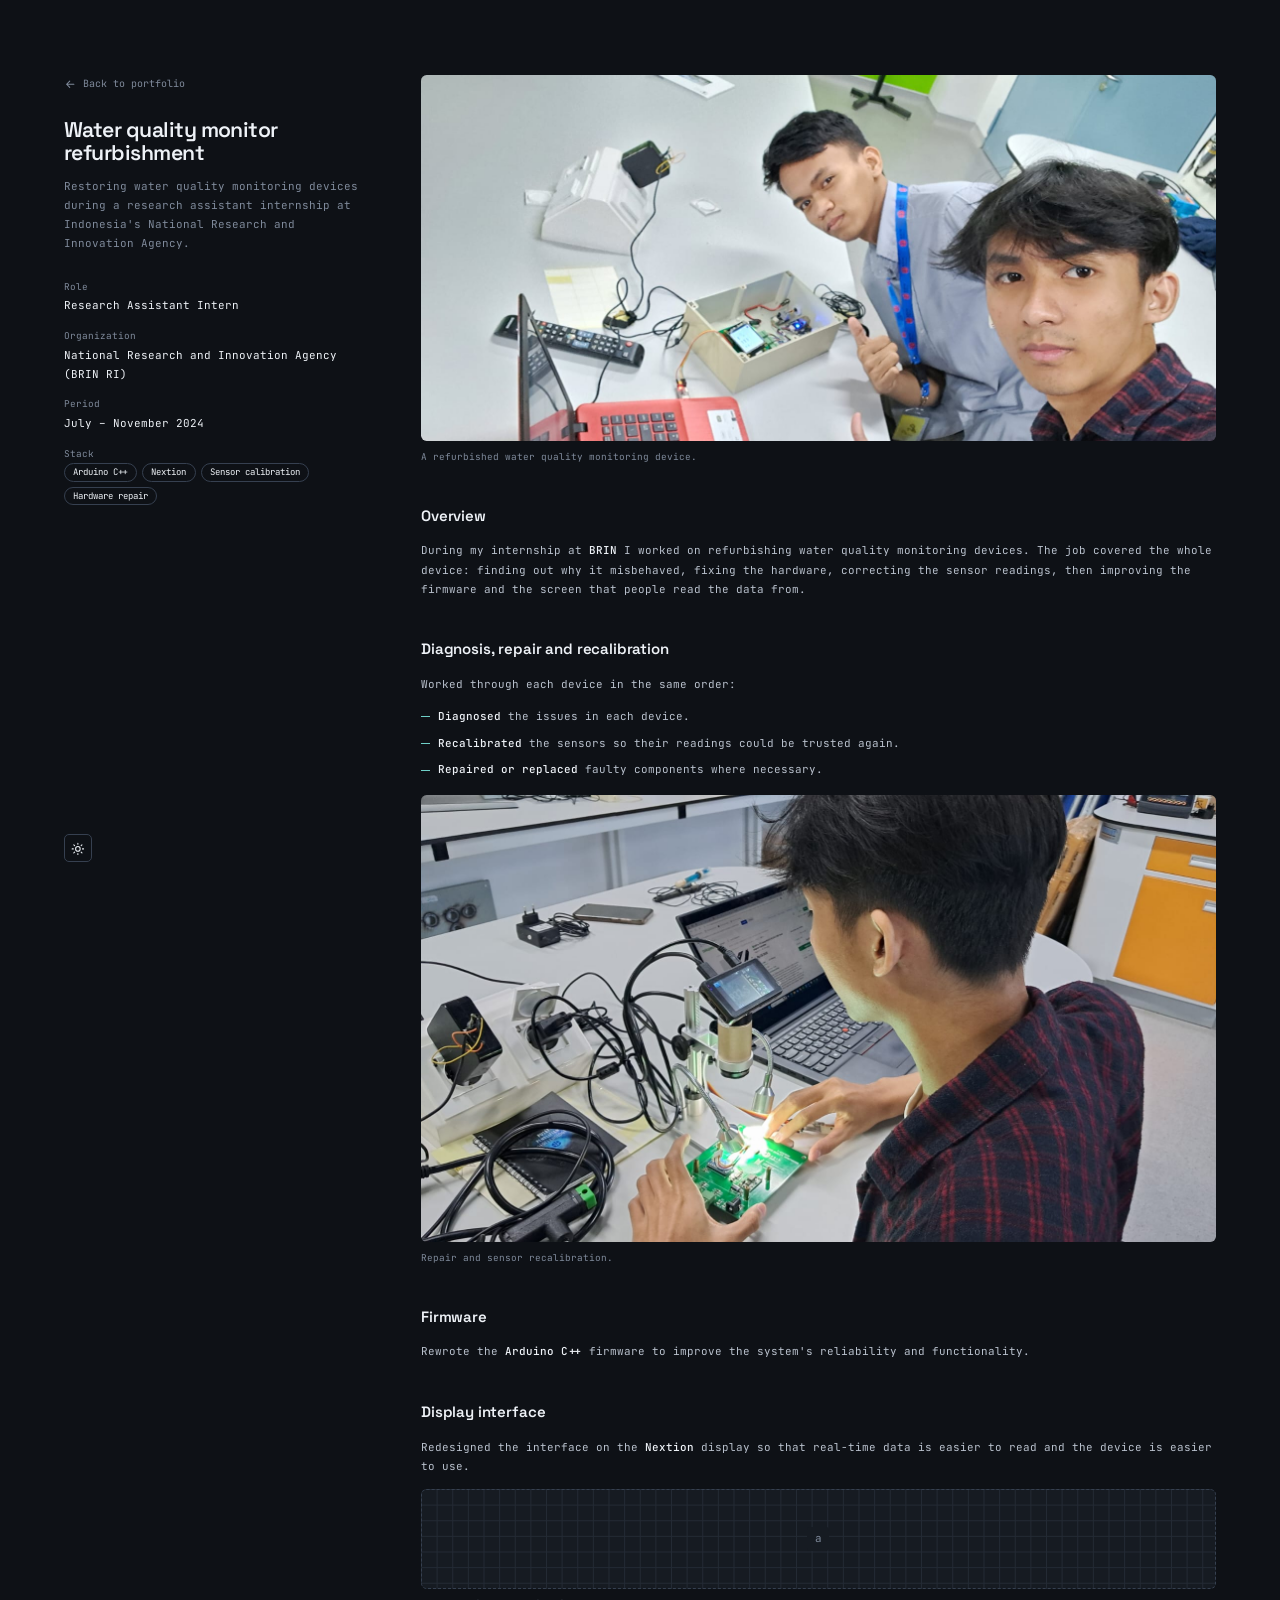
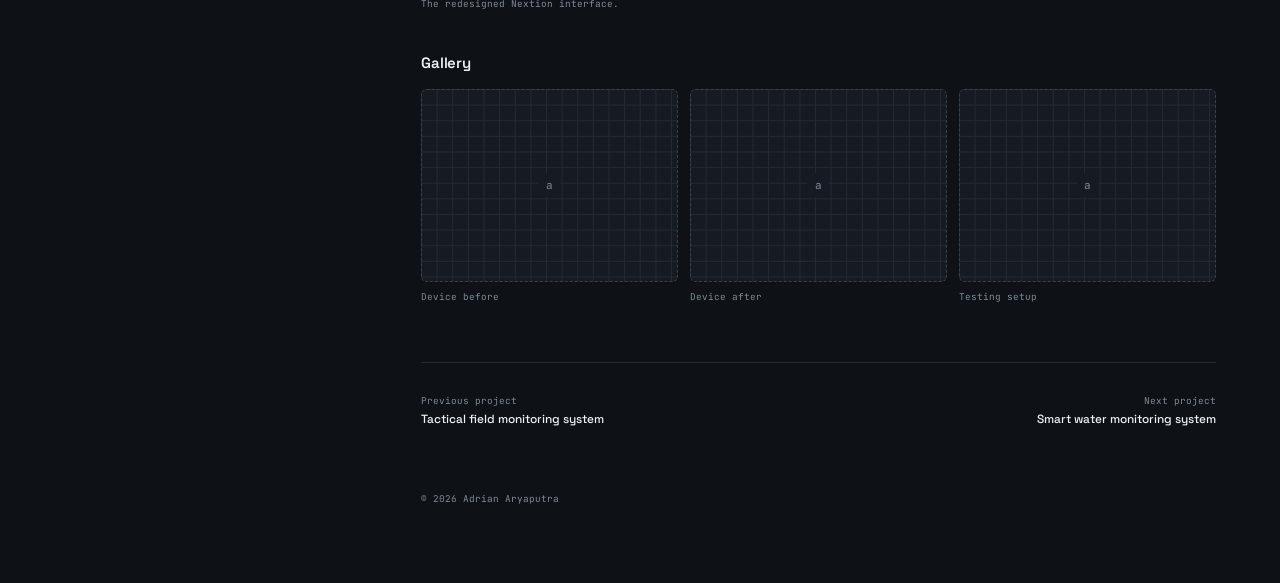
<file: projects/water-quality-monitor-refurbishment.html>
<!doctype html>
<html lang="en" data-theme="dark">
<head>
  <meta charset="utf-8">
  <meta name="viewport" content="width=device-width, initial-scale=1">
  <title>Water Quality Monitor Refurbishment at BRIN | Adrian Aryaputra</title>
  <meta name="description" content="Research assistant internship at BRIN RI: repairing, recalibrating and reprogramming water quality monitoring devices.">
  <link rel="canonical" href="https://adrianaryp.site/projects/water-quality-monitor-refurbishment.html">
  <meta property="og:type" content="article">
  <meta property="og:title" content="Water Quality Monitor Refurbishment at BRIN | Adrian Aryaputra">
  <link rel="icon" href="data:,">  <script>
    (function () {
      var t = "dark";
      try { t = localStorage.getItem("theme") || "dark"; } catch (e) {}
      document.documentElement.setAttribute("data-theme", t);
    })();
  </script>
  <link rel="preconnect" href="https://fonts.googleapis.com">
  <link rel="preconnect" href="https://fonts.gstatic.com" crossorigin>
  <link href="https://fonts.googleapis.com/css2?family=JetBrains+Mono:wght@400;500&family=Space+Grotesk:wght@500;600&display=swap" rel="stylesheet">
  <link rel="stylesheet" href="../assets/style.css">
</head>
<body>
  <a class="skip" href="#main">Skip to content</a>

  <div class="shell">
    <aside class="side side--project">
      <div>
        <a class="back" href="/">
          <svg viewBox="0 0 24 24" fill="none" stroke="currentColor" stroke-width="2" stroke-linecap="round" stroke-linejoin="round" aria-hidden="true"><path d="M19 12H5M11 6l-6 6 6 6"/></svg>
          Back to portfolio
        </a>
        <h1>Water quality monitor refurbishment</h1>
        <p class="lede">Restoring water quality monitoring devices during a research assistant internship at Indonesia's National Research and Innovation Agency.</p>

        <dl class="meta">
          <div><dt>Role</dt><dd>Research Assistant Intern</dd></div>
          <div><dt>Organization</dt><dd>National Research and Innovation Agency (BRIN RI)</dd></div>
          <div><dt>Period</dt><dd>July – November 2024</dd></div>
          <div>
            <dt>Stack</dt>
            <dd>
              <ul class="tags">
                <li>Arduino C++</li><li>Nextion</li><li>Sensor calibration</li><li>Hardware repair</li>
              </ul>
            </dd>
          </div>
        </dl>
      </div>

      <div class="tools">
        <button class="icon-btn" type="button" data-theme-toggle aria-label="Switch to light theme">
          <svg class="i-sun" viewBox="0 0 24 24" fill="none" stroke="currentColor" stroke-width="1.8" stroke-linecap="round" stroke-linejoin="round" aria-hidden="true"><circle cx="12" cy="12" r="4"/><path d="M12 2v2M12 20v2M4.9 4.9l1.4 1.4M17.7 17.7l1.4 1.4M2 12h2M20 12h2M4.9 19.1l1.4-1.4M17.7 6.3l1.4-1.4"/></svg>
          <svg class="i-moon" viewBox="0 0 24 24" fill="none" stroke="currentColor" stroke-width="1.8" stroke-linecap="round" stroke-linejoin="round" aria-hidden="true"><path d="M21 12.8A9 9 0 1 1 11.2 3a7 7 0 0 0 9.8 9.8z"/></svg>
        </button>
      </div>
    </aside>

    <main id="main" class="main prose">

      <figure class="pic pic--hero">
        <!-- Replace the placeholder with: <img src="../assets/images/brin-device.jpg" alt="Refurbished water quality monitoring device"> -->
        <div role="img" aria-label="Picture placeholder"><span><img src="../assets/images/brin2.jpeg" alt="Sensor recalibration and repair work"></span></div>
        <figcaption>A refurbished water quality monitoring device.</figcaption>
      </figure>

      <h2>Overview</h2>
      <p>
        During my internship at <strong>BRIN</strong> I worked on refurbishing water quality monitoring devices.
        The job covered the whole device: finding out why it misbehaved, fixing the hardware, correcting the
        sensor readings, then improving the firmware and the screen that people read the data from.
      </p>

      <h2>Diagnosis, repair and recalibration</h2>
      <p>Worked through each device in the same order:</p>
      <ul class="points">
        <li><strong>Diagnosed</strong> the issues in each device.</li>
        <li><strong>Recalibrated</strong> the sensors so their readings could be trusted again.</li>
        <li><strong>Repaired or replaced</strong> faulty components where necessary.</li>
      </ul>

      <figure class="pic">
        <!-- Replace with: <img src="../assets/images/brin-repair.jpg" alt="Sensor recalibration and repair work"> -->
        <div role="img" aria-label="Picture placeholder"><span><img src="../assets/images/brin1.jpeg" alt="Sensor recalibration and repair work"></span></div>
        <figcaption>Repair and sensor recalibration.</figcaption>
      </figure>

      <h2>Firmware</h2>
      <p>
        Rewrote the <strong>Arduino C++</strong> firmware to improve the system's reliability and
        functionality.
      </p>

      <h2>Display interface</h2>
      <p>
        Redesigned the interface on the <strong>Nextion</strong> display so that real-time data is easier to
        read and the device is easier to use.
      </p>

      <figure class="pic">
        <!-- Replace with: <img src="../assets/images/brin-nextion.png" alt="Redesigned Nextion display interface"> -->
        <div class="pic-ph" role="img" aria-label="Picture placeholder"><span>a</span></div>
        <figcaption>The redesigned Nextion interface.</figcaption>
      </figure>

      <h2>Gallery</h2>
      <div class="gallery">
        <figure class="pic">
          <div class="pic-ph" role="img" aria-label="Picture placeholder"><span>a</span></div>
          <figcaption>Device before</figcaption>
        </figure>
        <figure class="pic">
          <div class="pic-ph" role="img" aria-label="Picture placeholder"><span>a</span></div>
          <figcaption>Device after</figcaption>
        </figure>
        <figure class="pic">
          <div class="pic-ph" role="img" aria-label="Picture placeholder"><span>a</span></div>
          <figcaption>Testing setup</figcaption>
        </figure>
      </div>

      <nav class="pager" aria-label="More projects">
        <a class="prev" href="tactical-field-monitoring.html">
          <small>Previous project</small>
          <strong>Tactical field monitoring system</strong>
        </a>
        <a class="next" href="smart-water-monitoring.html">
          <small>Next project</small>
          <strong>Smart water monitoring system</strong>
        </a>
      </nav>

      <p class="foot">&copy; <span data-year>2026</span> Adrian Aryaputra</p>
    </main>
  </div>

  <script src="../assets/main.js"></script>
</body>
</html>
</file>
<file: assets/style.css>
:root {
  --bg: #0e1116;
  --surface: #161b22;
  --line: #232a34;
  --line-strong: #364050;
  --text: #b9c1cd;
  --muted: #7f8a9b;
  --strong: #eef2f7;
  --accent: #6fd0c8;

  --font-head: "Space Grotesk", system-ui, -apple-system, "Segoe UI", sans-serif;
  --font-body: "JetBrains Mono", ui-monospace, "SF Mono", Menlo, Consolas, monospace;
}

:root[data-theme="light"] {
  --bg: #f6f7f9;
  --surface: #ffffff;
  --line: #e1e5eb;
  --line-strong: #c3cad5;
  --text: #333b47;
  --muted: #5d6879;
  --strong: #0c1118;
  --accent: #0b736c;
}

*,
*::before,
*::after { box-sizing: border-box; }

html {
  scroll-behavior: smooth;
  -webkit-text-size-adjust: 100%;
}

body {
  margin: 0;
  background: var(--bg);
  color: var(--text);
  font-family: var(--font-body);
  font-size: 0.875rem;
  line-height: 1.75;
  -webkit-font-smoothing: antialiased;
  transition: background-color 0.2s, color 0.2s;
}

a { color: inherit; text-decoration: none; }
p { margin: 0 0 1rem; max-width: 68ch; }
strong { color: var(--strong); font-weight: 500; }

h1, h2, h3 {
  margin: 0;
  font-family: var(--font-head);
  font-weight: 600;
  color: var(--strong);
  letter-spacing: -0.01em;
}

:focus-visible {
  outline: 2px solid var(--accent);
  outline-offset: 3px;
  border-radius: 3px;
}

.skip {
  position: absolute;
  left: 1rem;
  top: -4rem;
  z-index: 10;
  padding: 0.5rem 0.9rem;
  background: var(--accent);
  color: var(--bg);
  border-radius: 0.3rem;
}
.skip:focus { top: 1rem; }

/* ---------- Layout ---------- */

.shell {
  display: grid;
  grid-template-columns: minmax(16rem, 21rem) minmax(0, 1fr);
  gap: clamp(2rem, 6vw, 6rem);
  max-width: 76rem;
  margin: 0 auto;
  padding: 0 clamp(1.25rem, 4vw, 3rem);
}

.side {
  position: sticky;
  top: 0;
  height: 100vh;
  height: 100dvh;
  display: flex;
  flex-direction: column;
  justify-content: space-between;
  padding: clamp(3rem, 10vh, 6rem) 0 3rem;
}

.main { padding: clamp(3rem, 10vh, 6rem) 0 5rem; }

@media (max-width: 900px) {
  .shell { grid-template-columns: minmax(0, 1fr); gap: 0; }
  .side {
    position: static;
    height: auto;
    gap: 2rem;
    padding: 3rem 0 0.5rem;
  }
  .main { padding-top: 2.5rem; }
}

/* ---------- Sidebar ---------- */

.side h1 {
  font-size: clamp(1.75rem, 3.2vw, 2.25rem);
  line-height: 1.1;
  letter-spacing: -0.025em;
}

.role {
  margin: 0.6rem 0 0;
  font-family: var(--font-head);
  font-size: 1.05rem;
  color: var(--strong);
}

.tagline {
  margin: 0.9rem 0 0;
  max-width: 30ch;
  color: var(--muted);
}

/* The one moving element: a pulse trace, a nod to the sensor signals in the work */
.trace-wrap {
  width: 8.75rem;
  height: 2rem;
  margin-top: 1.5rem;
  overflow: hidden;
  color: var(--accent);
  -webkit-mask-image: linear-gradient(90deg, transparent, #000 22%, #000 78%, transparent);
  mask-image: linear-gradient(90deg, transparent, #000 22%, #000 78%, transparent);
}

.trace {
  display: block;
  width: 30rem;
  height: 2rem;
  fill: none;
  stroke: currentColor;
  stroke-width: 1.5;
  stroke-linecap: round;
  stroke-linejoin: round;
  animation: scan 4.5s linear infinite;
}

@keyframes scan { to { transform: translateX(-15rem); } }

.tools {
  display: flex;
  align-items: center;
  gap: 0.9rem;
  margin-top: 1.5rem;
  color: var(--muted);
  font-size: 0.8rem;
}

.icon-btn {
  display: inline-grid;
  place-items: center;
  width: 2.25rem;
  height: 2.25rem;
  padding: 0;
  border: 1px solid var(--line-strong);
  border-radius: 0.4rem;
  background: transparent;
  color: var(--strong);
  cursor: pointer;
  transition: border-color 0.15s, background-color 0.15s;
}
.icon-btn:hover { border-color: var(--accent); background: var(--surface); }
.icon-btn svg { width: 1.1rem; height: 1.1rem; }

:root[data-theme="dark"] .i-moon,
:root[data-theme="light"] .i-sun { display: none; }

.nav ul {
  list-style: none;
  margin: 2rem 0 0;
  padding: 0;
  display: grid;
  gap: 0.15rem;
}

.nav a {
  display: inline-flex;
  align-items: center;
  gap: 0.75rem;
  padding: 0.3rem 0;
  color: var(--muted);
  font-size: 0.8rem;
  transition: color 0.15s;
}
.nav a::before {
  content: "";
  width: 1.5rem;
  height: 1px;
  background: currentColor;
  transition: width 0.2s;
}
.nav a:hover,
.nav a[aria-current] { color: var(--strong); }
.nav a:hover::before,
.nav a[aria-current]::before { width: 3rem; }

@media (max-width: 900px) {
  .nav ul { display: flex; flex-wrap: wrap; gap: 0.25rem 1.25rem; margin-top: 1.5rem; }
  .nav a::before { display: none; }
}

.social {
  list-style: none;
  display: flex;
  gap: 1.25rem;
  margin: 0;
  padding: 0;
}
.social a { display: block; color: var(--muted); transition: color 0.15s; }
.social a:hover { color: var(--accent); }
.social svg { display: block; width: 1.4rem; height: 1.4rem; }

/* ---------- Sections ---------- */

.section { margin-bottom: 4.5rem; scroll-margin-top: 3rem; }
.section > h2 { font-size: 1.3rem; margin-bottom: 1.25rem; }

/* ---------- Entries (experience, education, projects) ---------- */

.entry {
  display: block;
  margin: 0 -1.1rem 0.75rem;
  padding: 1rem 1.1rem;
  border-radius: 0.45rem;
  transition: background-color 0.15s;
}
a.entry:hover { background: var(--surface); }
a.entry:focus-visible { outline-offset: 0; }

.entry h3 {
  display: flex;
  flex-wrap: wrap;
  align-items: baseline;
  gap: 0 0.5rem;
  font-size: 1rem;
  line-height: 1.5;
}
.entry h3 .at { font-weight: 400; color: var(--muted); }
.entry h3 .go {
  align-self: center;
  width: 0.95rem;
  height: 0.95rem;
  color: var(--muted);
  transition: transform 0.15s, color 0.15s;
}
a.entry:hover h3 .go { color: var(--accent); transform: translate(2px, -2px); }

.when {
  display: block;
  margin: 0.15rem 0 0.6rem;
  color: var(--muted);
  font-size: 0.75rem;
}

.entry p { margin-bottom: 0.9rem; }

.tags {
  display: flex;
  flex-wrap: wrap;
  gap: 0.4rem;
  margin: 0;
  padding: 0;
  list-style: none;
}
.tags li {
  padding: 0.05rem 0.65rem;
  border: 1px solid var(--line-strong);
  border-radius: 999px;
  color: var(--strong);
  font-size: 0.72rem;
  line-height: 1.7;
}


/* ---------- Skills ---------- */

.skills { margin: 0; display: grid; gap: 1.25rem; }
.skills dt { margin-bottom: 0.4rem; color: var(--strong); font-weight: 500; }
.skills dd { margin: 0; }

/* ---------- Picture placeholders ---------- */
/* Swap a placeholder for a real picture:
   replace <div class="pic-ph">…</div> with <img src="…" alt="…"> */

.pic { margin: 0 0 2.5rem; }
.pic img { display: block; width: 100%; height: auto; border-radius: 0.45rem; }
.pic figcaption { margin-top: 0.6rem; color: var(--muted); font-size: 0.75rem; }

.pic-ph {
  display: grid;
  place-items: center;
  min-height: 8rem;
  padding: 0.5rem;
  border: 1px dashed var(--line-strong);
  border-radius: 0.45rem;
  background-color: var(--surface);
  background-image:
    linear-gradient(var(--line) 1px, transparent 1px),
    linear-gradient(90deg, var(--line) 1px, transparent 1px);
  background-size: 1.25rem 1.25rem;
  background-position: -1px -1px;
  color: var(--muted);
  text-align: center;
}

.pic-ph span {
  padding: 0.2rem 0.6rem;
  border-radius: 0.25rem;
  background: var(--surface);
}
.pic--hero .pic-ph { aspect-ratio: 16 / 9; }

.gallery {
  display: grid;
  grid-template-columns: repeat(auto-fit, minmax(13rem, 1fr));
  gap: 1rem;
}
.gallery .pic { margin: 0; }

.gallery .pic-ph { aspect-ratio: 4 / 3; }
/* Let any placeholder box grow to fit a real picture placed inside it */
.pic .pic-ph:has(img) {
  display: block;
  aspect-ratio: auto;
  min-height: 0;
  padding: 0;
  border: 0;
  background: none;
}
.pic .pic-ph img {
  display: block;
  width: 100%;
  height: auto;
  border-radius: 0.45rem;
}

.pic--hero .pic-ph img {
  aspect-ratio: 16 / 9;
  object-fit: cover;
  object-position: center;
}

/* ---------- Project pages ---------- */

.back {
  display: inline-flex;
  align-items: center;
  gap: 0.5rem;
  margin-bottom: 2rem;
  color: var(--muted);
  font-size: 0.8rem;
  transition: color 0.15s;
}
.back:hover { color: var(--accent); }
.back svg { width: 1rem; height: 1rem; }

.side--project h1 { font-size: clamp(1.5rem, 2.6vw, 1.9rem); }
.lede { margin: 1rem 0 0; color: var(--muted); }

.meta { margin: 2rem 0 0; display: grid; gap: 1rem; }
.meta dt { color: var(--muted); font-size: 0.75rem; }
.meta dd { margin: 0.1rem 0 0; color: var(--strong); }

.prose h2 { font-size: 1.2rem; margin: 3rem 0 1rem; }
.prose h2:first-child { margin-top: 0; }

.points { margin: 0 0 1.25rem; padding: 0; list-style: none; max-width: 68ch; }
.points li { position: relative; padding-left: 1.4rem; margin-bottom: 0.6rem; }
.points li::before {
  content: "";
  position: absolute;
  left: 0;
  top: 0.85em;
  width: 0.7rem;
  height: 1px;
  background: var(--accent);
}

.pager {
  display: grid;
  grid-template-columns: 1fr 1fr;
  gap: 1rem;
  margin-top: 4.5rem;
  padding-top: 1.5rem;
  border-top: 1px solid var(--line);
}
.pager a {
  display: block;
  padding: 0.9rem 1.1rem;
  margin: 0 -1.1rem;
  border-radius: 0.45rem;
  transition: background-color 0.15s;
}
.pager a:hover { background: var(--surface); }
.pager small { display: block; color: var(--muted); font-size: 0.75rem; }
.pager strong { font-family: var(--font-head); font-size: 0.95rem; }
.pager .next { text-align: right; grid-column: 2; }
@media (max-width: 560px) {
  .pager { grid-template-columns: 1fr; }
  .pager .next { grid-column: 1; text-align: left; }
}

.foot { margin-top: 4rem; color: var(--muted); font-size: 0.75rem; }

/* ---------- Motion preferences ---------- */

@media (prefers-reduced-motion: reduce) {
  html { scroll-behavior: auto; }
  .trace { animation: none; }
  *, *::before, *::after { transition: none !important; }
}

/* Optical balance: the filled GitHub mark reads larger than the outlined icons */
.social li:last-child svg { width: 1.25rem; height: 1.25rem; margin: 0.075rem; }

/* ===== Fluid layout: same proportions on every screen ===== */

/* Text size grows with the screen: ~10px on phones, ~13px at 1366px, ~16px at 1920px */
html { font-size: clamp(10px, 0.54vw + 5.6px, 20px); }

.shell {
  max-width: none;
  grid-template-columns: minmax(0, 1fr) minmax(0, 2.6fr);
  gap: 4vw;
  padding: 0 5vw;
}

/* Keep the sidebar beside the content on every screen (no stacking on phones) */
.side {
  position: sticky;
  top: 0;
  height: 100vh;
  height: 100dvh;
  gap: 0;
  padding: clamp(2rem, 10vh, 6rem) 0 3rem;
}
.main { padding-top: clamp(2rem, 10vh, 6rem); }

.nav ul { display: grid; gap: 0.15rem; margin-top: 2rem; }
.nav a::before { display: block; }

.side h1 { font-size: 2rem; }
.side--project h1 { font-size: 1.7rem; }

/* Let text use the full column instead of stopping at a fixed width */
p, .points { max-width: none; }

/* Phones: give the sidebar a bit more room */
@media (max-width: 700px) {
  .shell { grid-template-columns: minmax(0, 1fr) minmax(0, 1.6fr); gap: 5vw; }
}
.section:focus { outline: none; }
</file>
